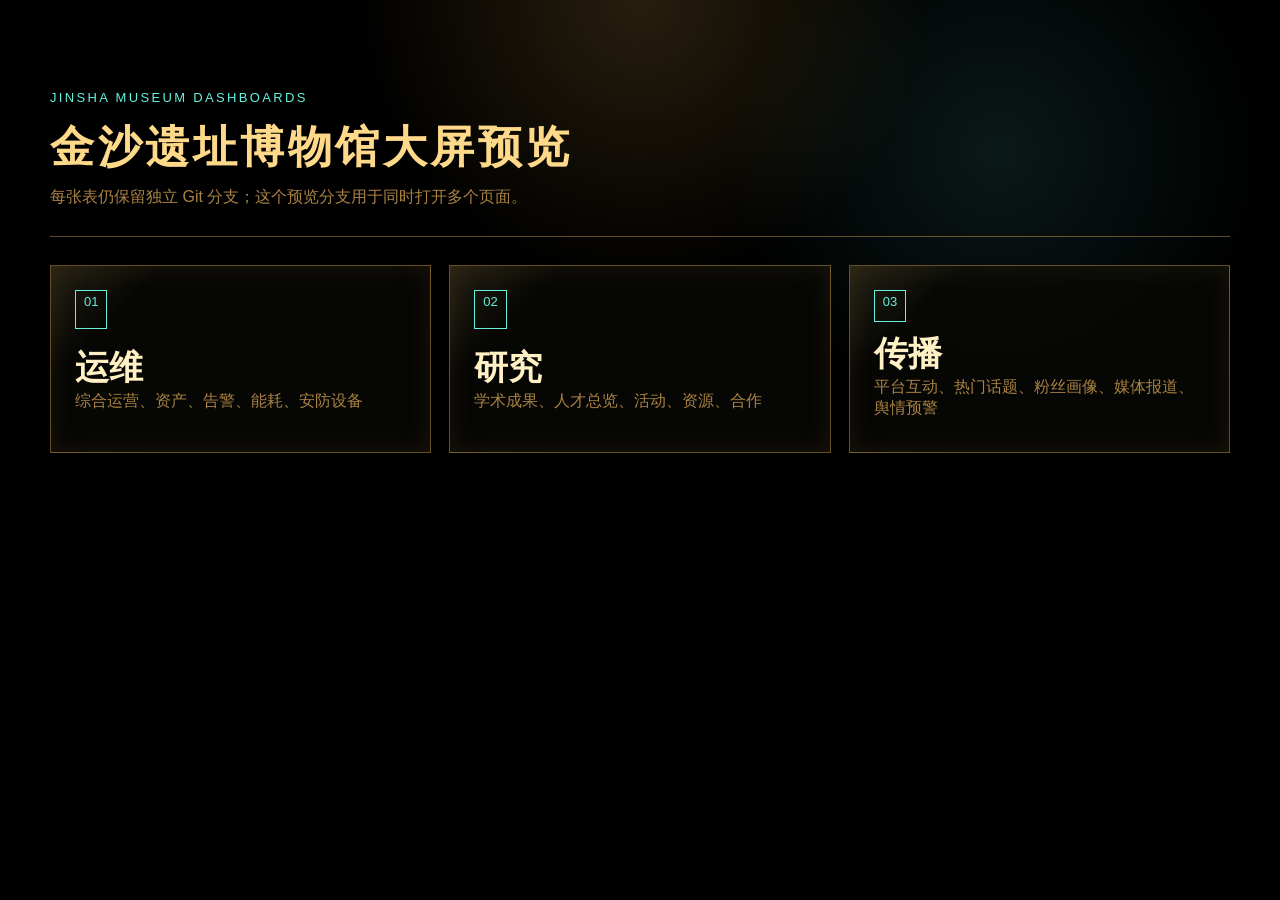
<file: index.html>
<!doctype html>
<html lang="zh-CN">
  <head>
    <meta charset="UTF-8" />
    <meta name="viewport" content="width=device-width, initial-scale=1.0" />
    <title>金沙遗址博物馆大屏预览</title>
    <link rel="stylesheet" href="./styles.css" />
  </head>
  <body>
    <main class="preview-shell">
      <header>
        <span>Jinsha Museum Dashboards</span>
        <h1>金沙遗址博物馆大屏预览</h1>
        <p>每张表仍保留独立 Git 分支；这个预览分支用于同时打开多个页面。</p>
      </header>

      <section class="preview-grid" aria-label="已完成页面">
        <a class="preview-card" href="./operations/">
          <span>01</span>
          <strong>运维</strong>
          <em>综合运营、资产、告警、能耗、安防设备</em>
        </a>
        <a class="preview-card" href="./research/">
          <span>02</span>
          <strong>研究</strong>
          <em>学术成果、人才总览、活动、资源、合作</em>
        </a>
        <a class="preview-card" href="./communication/">
          <span>03</span>
          <strong>传播</strong>
          <em>平台互动、热门话题、粉丝画像、媒体报道、舆情预警</em>
        </a>
      </section>
    </main>
  </body>
</html>
</file>
<file: styles.css>
:root {
  --bg: #030302;
  --ink: #f7dfa1;
  --muted: #a98243;
  --line: rgba(207, 158, 70, 0.48);
  --cyan: #64f1df;
}

* {
  box-sizing: border-box;
}

html,
body {
  min-height: 100%;
  margin: 0;
  background:
    radial-gradient(circle at 50% 0%, rgba(215, 166, 74, 0.18), transparent 34%),
    radial-gradient(circle at 78% 28%, rgba(100, 241, 223, 0.1), transparent 25%),
    #000;
  color: var(--ink);
  font-family: "Microsoft YaHei", "PingFang SC", Arial, sans-serif;
}

.preview-shell {
  width: min(1180px, calc(100vw - 48px));
  margin: 0 auto;
  padding: 88px 0;
}

header {
  border-bottom: 1px solid var(--line);
  padding-bottom: 28px;
}

header span {
  color: var(--cyan);
  font-size: 13px;
  letter-spacing: 0.18em;
  text-transform: uppercase;
}

h1 {
  margin: 12px 0 10px;
  font-size: 44px;
  letter-spacing: 0.08em;
  color: #ffd98a;
}

p {
  margin: 0;
  color: var(--muted);
  font-size: 16px;
}

.preview-grid {
  display: grid;
  grid-template-columns: repeat(3, minmax(0, 1fr));
  gap: 18px;
  margin-top: 28px;
}

.preview-card {
  display: grid;
  min-height: 188px;
  padding: 24px;
  border: 1px solid var(--line);
  background:
    linear-gradient(135deg, rgba(255, 213, 128, 0.12), transparent 20%),
    rgba(8, 8, 6, 0.78);
  color: inherit;
  text-decoration: none;
  box-shadow: inset 0 0 26px rgba(207, 158, 70, 0.1);
}

.preview-card:hover,
.preview-card:focus-visible {
  border-color: var(--cyan);
  outline: none;
  box-shadow: inset 0 0 26px rgba(100, 241, 223, 0.12), 0 0 24px rgba(100, 241, 223, 0.12);
}

.preview-card span {
  width: fit-content;
  padding: 3px 8px;
  border: 1px solid currentColor;
  color: var(--cyan);
  font-size: 13px;
}

.preview-card strong {
  align-self: end;
  color: #fff1c4;
  font-size: 34px;
}

.preview-card em {
  color: var(--muted);
  font-style: normal;
}

@media (max-width: 980px) {
  .preview-grid {
    grid-template-columns: 1fr;
  }

  h1 {
    font-size: 32px;
  }
}
</file>
